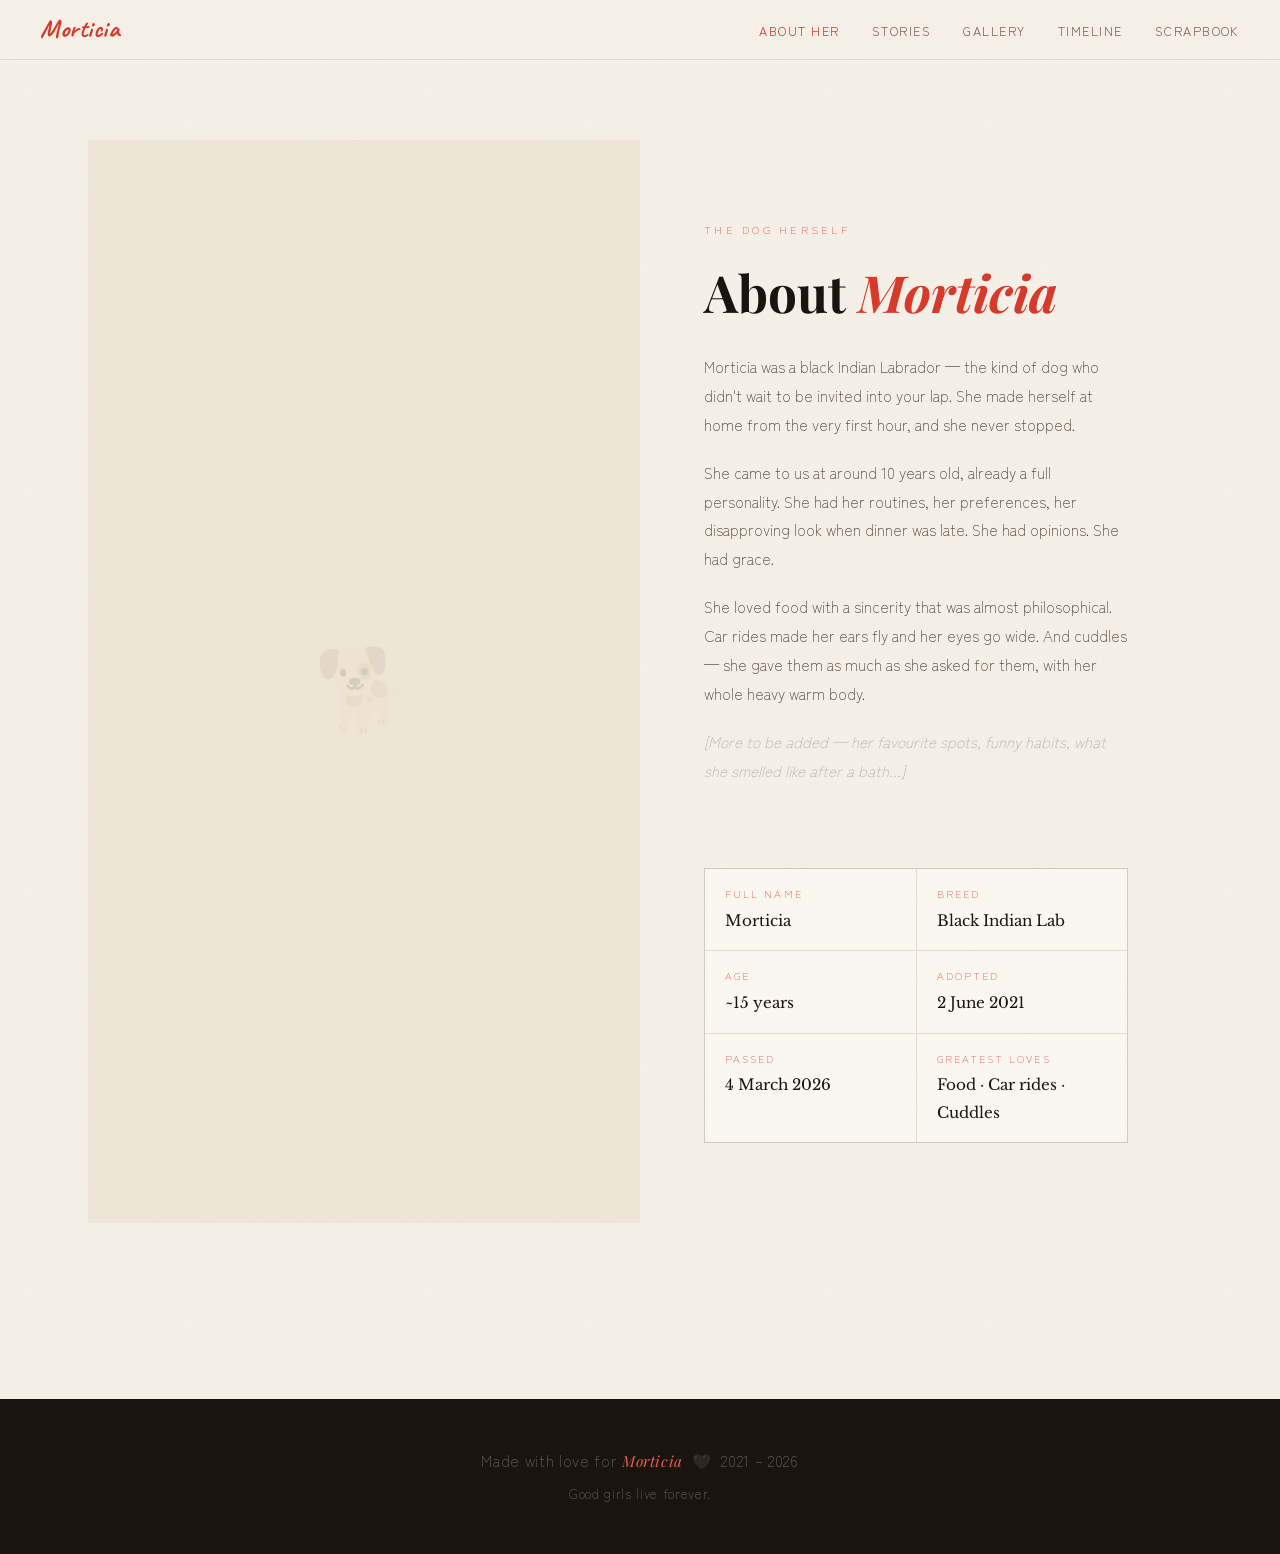
<file: about.html>
<!DOCTYPE html>
<html lang="en">
<head>
  <meta charset="UTF-8" />
  <meta name="viewport" content="width=device-width, initial-scale=1.0" />
  <title>About Morticia</title>
  <link rel="stylesheet" href="css/style.css" />
</head>
<body>
<nav>
  <a href="index.html" class="nav-logo"><em>Morticia</em></a>
  <ul class="nav-links">
    <li><a href="about.html">About Her</a></li>
    <li><a href="stories.html">Stories</a></li>
    <li><a href="gallery.html">Gallery</a></li>
    <li><a href="timeline.html">Timeline</a></li>
    <li><a href="scrapbook.html">Scrapbook</a></li>
  </ul>
</nav>

<div class="about-page">
  <div class="about-editorial fade-in" style="margin-bottom: 5rem;">
    <div class="about-photo-side">
      <!-- <img src="assets/photos/morticia-about.jpg" alt="Morticia" /> -->
      <div class="about-photo-placeholder">🐕</div>
    </div>
    <div class="about-text-side">
      <div class="about-overline">The dog herself</div>
      <h1 class="about-heading">About <em>Morticia</em></h1>
      <div class="about-body">
        <p>Morticia was a black Indian Labrador — the kind of dog who didn't wait to be invited into your lap. She made herself at home from the very first hour, and she never stopped.</p>
        <p>She came to us at around 10 years old, already a full personality. She had her routines, her preferences, her disapproving look when dinner was late. She had opinions. She had grace.</p>
        <p>She loved food with a sincerity that was almost philosophical. Car rides made her ears fly and her eyes go wide. And cuddles — she gave them as much as she asked for them, with her whole heavy warm body.</p>
        <p style="color:var(--ink-faint); font-style:italic;">[More to be added — her favourite spots, funny habits, what she smelled like after a bath...]</p>
      </div>
      <div class="fact-row">
        <div class="fact-cell"><div class="fact-cell-label">Full name</div><div class="fact-cell-value">Morticia</div></div>
        <div class="fact-cell"><div class="fact-cell-label">Breed</div><div class="fact-cell-value">Black Indian Lab</div></div>
        <div class="fact-cell"><div class="fact-cell-label">Age</div><div class="fact-cell-value">~15 years</div></div>
        <div class="fact-cell"><div class="fact-cell-label">Adopted</div><div class="fact-cell-value">2 June 2021</div></div>
        <div class="fact-cell"><div class="fact-cell-label">Passed</div><div class="fact-cell-value">4 March 2026</div></div>
        <div class="fact-cell"><div class="fact-cell-label">Greatest loves</div><div class="fact-cell-value">Food · Car rides · Cuddles</div></div>
      </div>
    </div>
  </div>
</div>

<footer>
  <p style="font-size:0.95rem; margin-bottom:0.4rem;">Made with love for <strong>Morticia</strong> &nbsp;🖤&nbsp; 2021 – 2026</p>
  <p>Good girls live forever.</p>
</footer>
<script src="js/main.js"></script>
</body>
</html>
</file>
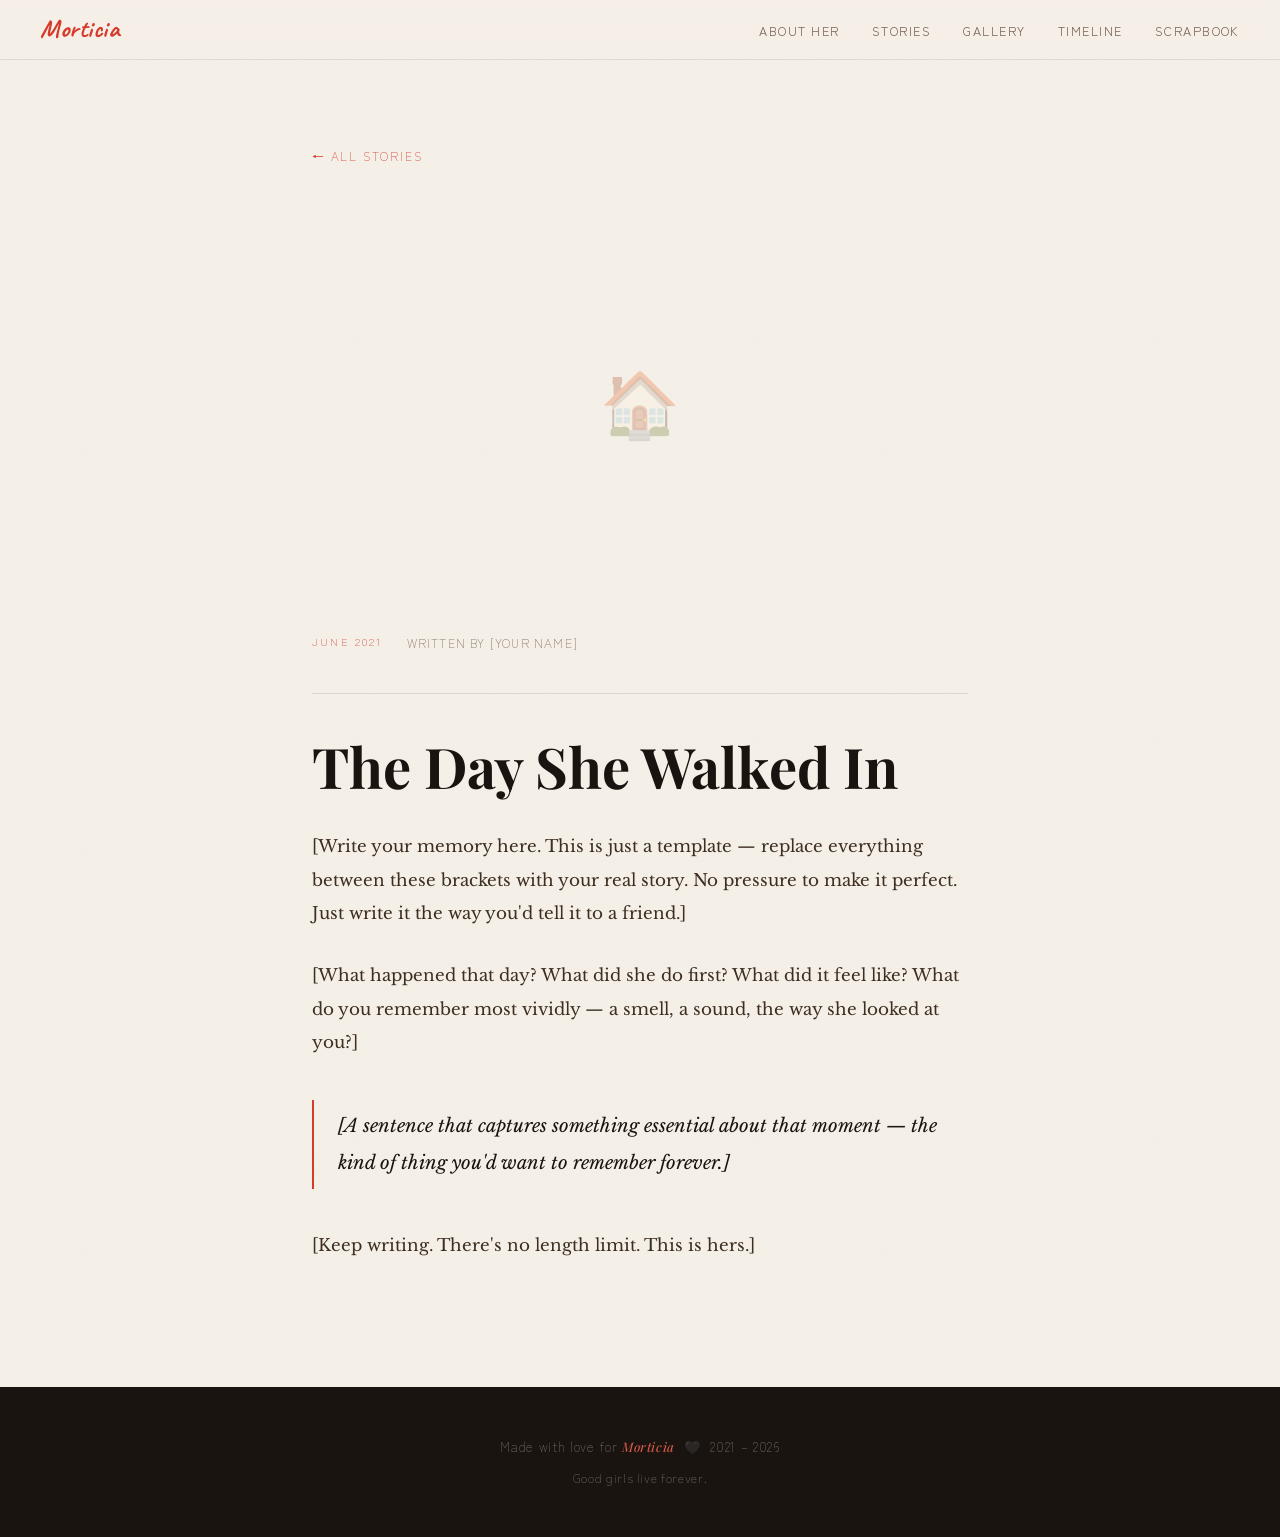
<file: first-day.html>
<!DOCTYPE html>
<html lang="en">
<head>
  <meta charset="UTF-8" />
  <meta name="viewport" content="width=device-width, initial-scale=1.0" />
  <title>The Day She Walked In — Morticia</title>
  <link rel="stylesheet" href="../css/style.css" />
</head>
<body>

<nav>
  <a href="../index.html" class="nav-logo"><em>Morticia</em></a>
  <ul class="nav-links">
    <li><a href="../about.html">About Her</a></li>
    <li><a href="../stories.html">Stories</a></li>
    <li><a href="../gallery.html">Gallery</a></li>
    <li><a href="../timeline.html">Timeline</a></li>
    <li><a href="../scrapbook.html">Scrapbook</a></li>
  </ul>
</nav>

<article class="story-page">

  <a href="../stories.html" class="story-back">← All stories</a>

  <!-- Replace with a real photo -->
  <div class="story-hero-img" style="background:var(--card); display:flex; align-items:center; justify-content:center; font-size:4rem; opacity:0.3;">
    🏠
  </div>
  <!-- <img src="../assets/photos/first-day.jpg" alt="First day home" class="story-hero-img" /> -->

  <div class="story-meta">
    <span class="story-card-date">June 2021</span>
    <span class="story-author">Written by [Your name]</span>
  </div>

  <h1 class="story-title-page">The Day She Walked In</h1>

  <div class="story-body">

    <p>
      [Write your memory here. This is just a template — replace everything between these brackets with your real story. No pressure to make it perfect. Just write it the way you'd tell it to a friend.]
    </p>

    <p>
      [What happened that day? What did she do first? What did it feel like? What do you remember most vividly — a smell, a sound, the way she looked at you?]
    </p>

    <blockquote>
      [A sentence that captures something essential about that moment — the kind of thing you'd want to remember forever.]
    </blockquote>

    <p>
      [Keep writing. There's no length limit. This is hers.]
    </p>

  </div>

</article>

<footer>
  <p>Made with love for <strong>Morticia</strong> &nbsp;🖤&nbsp; 2021 – 2026</p>
  <p style="margin-top:0.5rem; font-size:0.78rem;">Good girls live forever.</p>
</footer>

<script src="../js/main.js"></script>
</body>
</html>
</file>
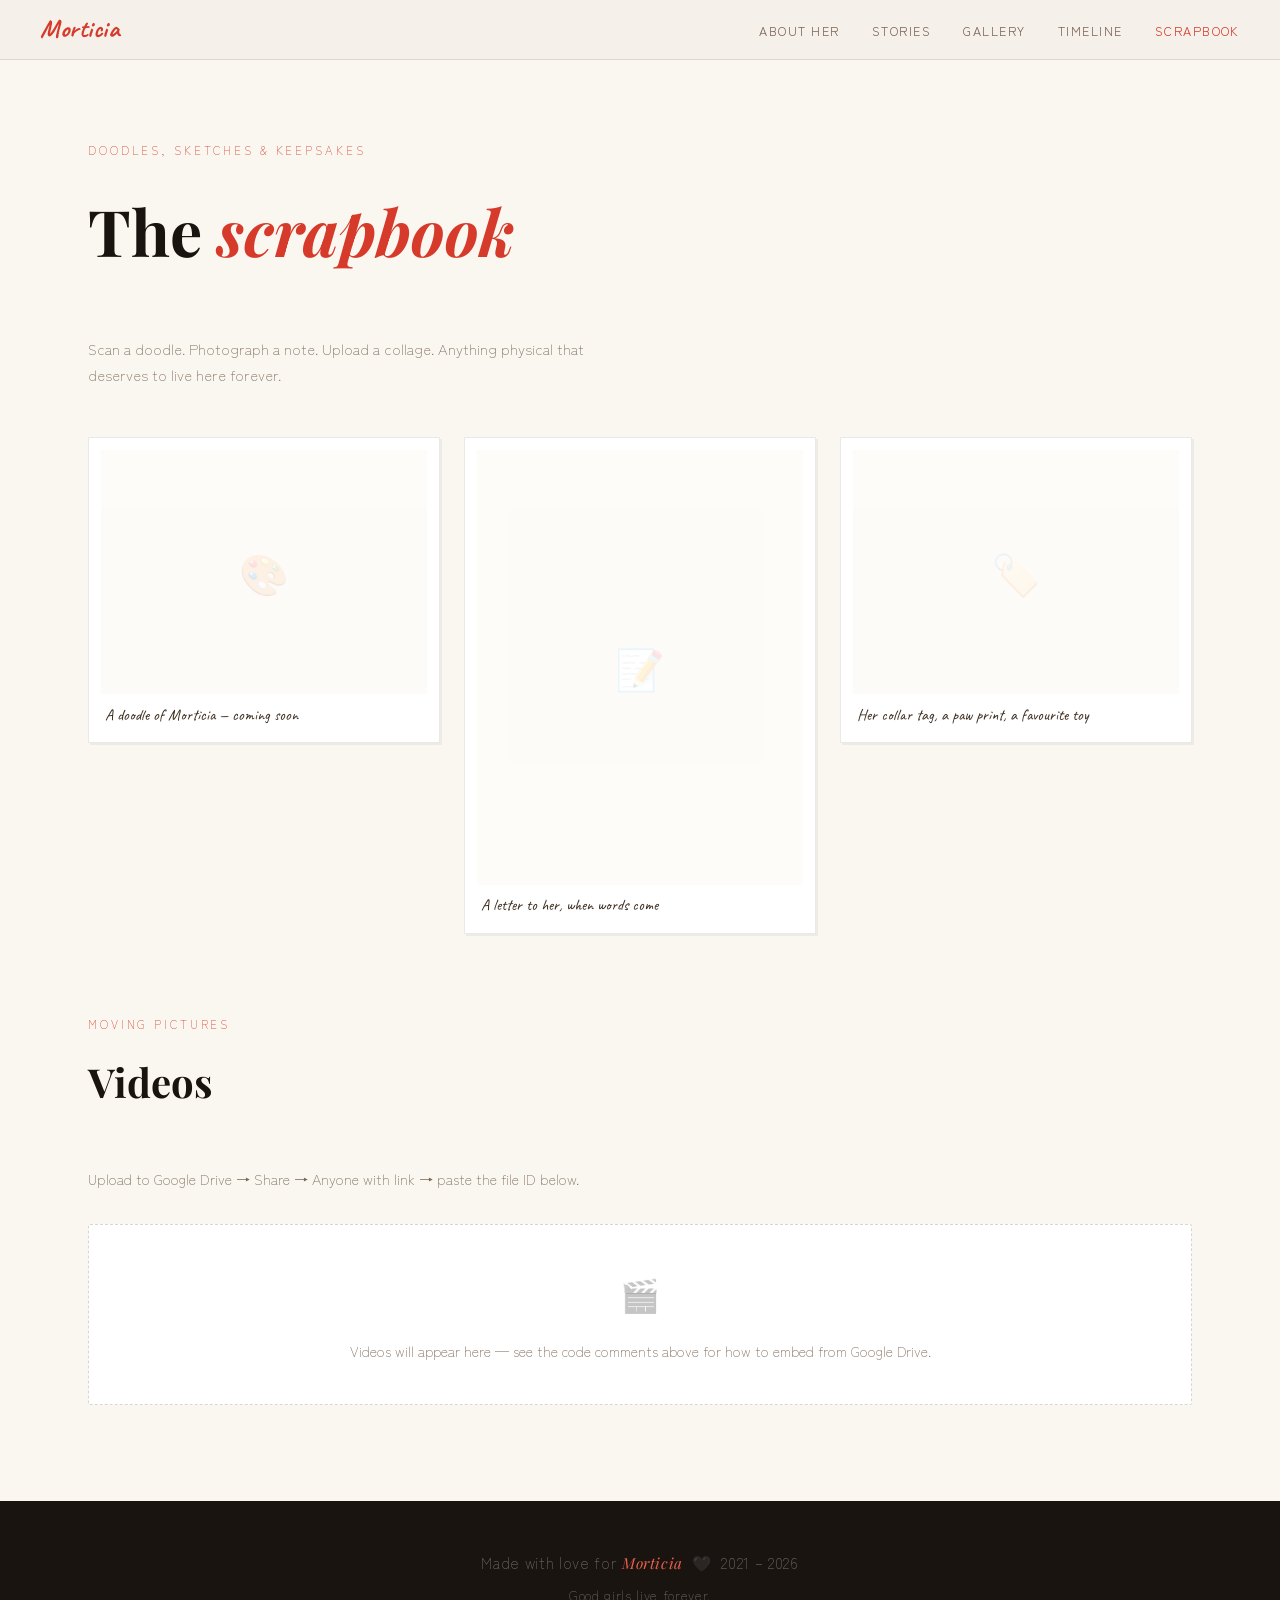
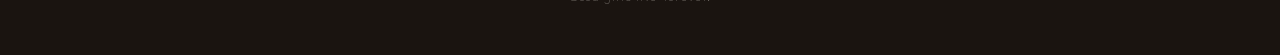
<file: scrapbook.html>
<!DOCTYPE html>
<html lang="en">
<head>
  <meta charset="UTF-8" />
  <meta name="viewport" content="width=device-width, initial-scale=1.0" />
  <title>Scrapbook — Morticia</title>
  <link rel="stylesheet" href="css/style.css" />
</head>
<body>
<nav>
  <a href="index.html" class="nav-logo"><em>Morticia</em></a>
  <ul class="nav-links">
    <li><a href="about.html">About Her</a></li>
    <li><a href="stories.html">Stories</a></li>
    <li><a href="gallery.html">Gallery</a></li>
    <li><a href="timeline.html">Timeline</a></li>
    <li><a href="scrapbook.html">Scrapbook</a></li>
  </ul>
</nav>

<section class="scrapbook-section" style="padding-top: calc(var(--nav-h) + 5rem);">
  <div class="scrapbook-inner">
    <div style="font-size:0.72rem; letter-spacing:0.25em; text-transform:uppercase; color:var(--red); margin-bottom:0.75rem;">Doodles, sketches & keepsakes</div>
    <h1 class="scrapbook-heading">The <em>scrapbook</em></h1>
    <p style="color:var(--ink-soft); max-width:500px; margin-bottom:3rem; font-size:0.92rem;">Scan a doodle. Photograph a note. Upload a collage. Anything physical that deserves to live here forever.</p>

    <div class="scrapbook-masonry">

      <!--
      ADD SCRAPBOOK ITEMS — copy this block:
      <div class="scrapbook-item fade-in">
        <img src="assets/doodles/YOUR-FILE.jpg" alt="Description" />
        <div class="scrapbook-caption">Your handwritten caption</div>
      </div>
      -->

      <div class="scrapbook-item fade-in">
        <div class="scrapbook-item-placeholder">🎨</div>
        <div class="scrapbook-caption">A doodle of Morticia — coming soon</div>
      </div>

      <div class="scrapbook-item fade-in">
        <div class="scrapbook-item-placeholder" style="aspect-ratio:3/4;">📝</div>
        <div class="scrapbook-caption">A letter to her, when words come</div>
      </div>

      <div class="scrapbook-item fade-in">
        <div class="scrapbook-item-placeholder">🏷️</div>
        <div class="scrapbook-caption">Her collar tag, a paw print, a favourite toy</div>
      </div>

    </div>

    <!-- VIDEO SECTION -->
    <div style="margin-top: 5rem;">
      <div style="font-size:0.72rem; letter-spacing:0.25em; text-transform:uppercase; color:var(--red); margin-bottom:0.75rem;">Moving pictures</div>
      <h2 class="scrapbook-heading" style="font-size:2.5rem;">Videos</h2>
      <p style="color:var(--ink-soft); font-size:0.9rem; margin-bottom:2rem;">Upload to Google Drive → Share → Anyone with link → paste the file ID below.</p>

      <!--
      EMBED A VIDEO:
      <div style="position:relative; padding-bottom:56.25%; height:0; overflow:hidden; margin-bottom:2rem;">
        <iframe src="https://drive.google.com/file/d/YOUR-FILE-ID/preview"
          style="position:absolute;top:0;left:0;width:100%;height:100%;border:0;" allow="autoplay"></iframe>
      </div>
      -->

      <div class="upload-cta">
        <div class="icon">🎬</div>
        <p>Videos will appear here — see the code comments above for how to embed from Google Drive.</p>
      </div>
    </div>

  </div>
</section>

<footer>
  <p style="font-size:0.95rem; margin-bottom:0.4rem;">Made with love for <strong>Morticia</strong> &nbsp;🖤&nbsp; 2021 – 2026</p>
  <p>Good girls live forever.</p>
</footer>
<script src="js/main.js"></script>
</body>
</html>
</file>
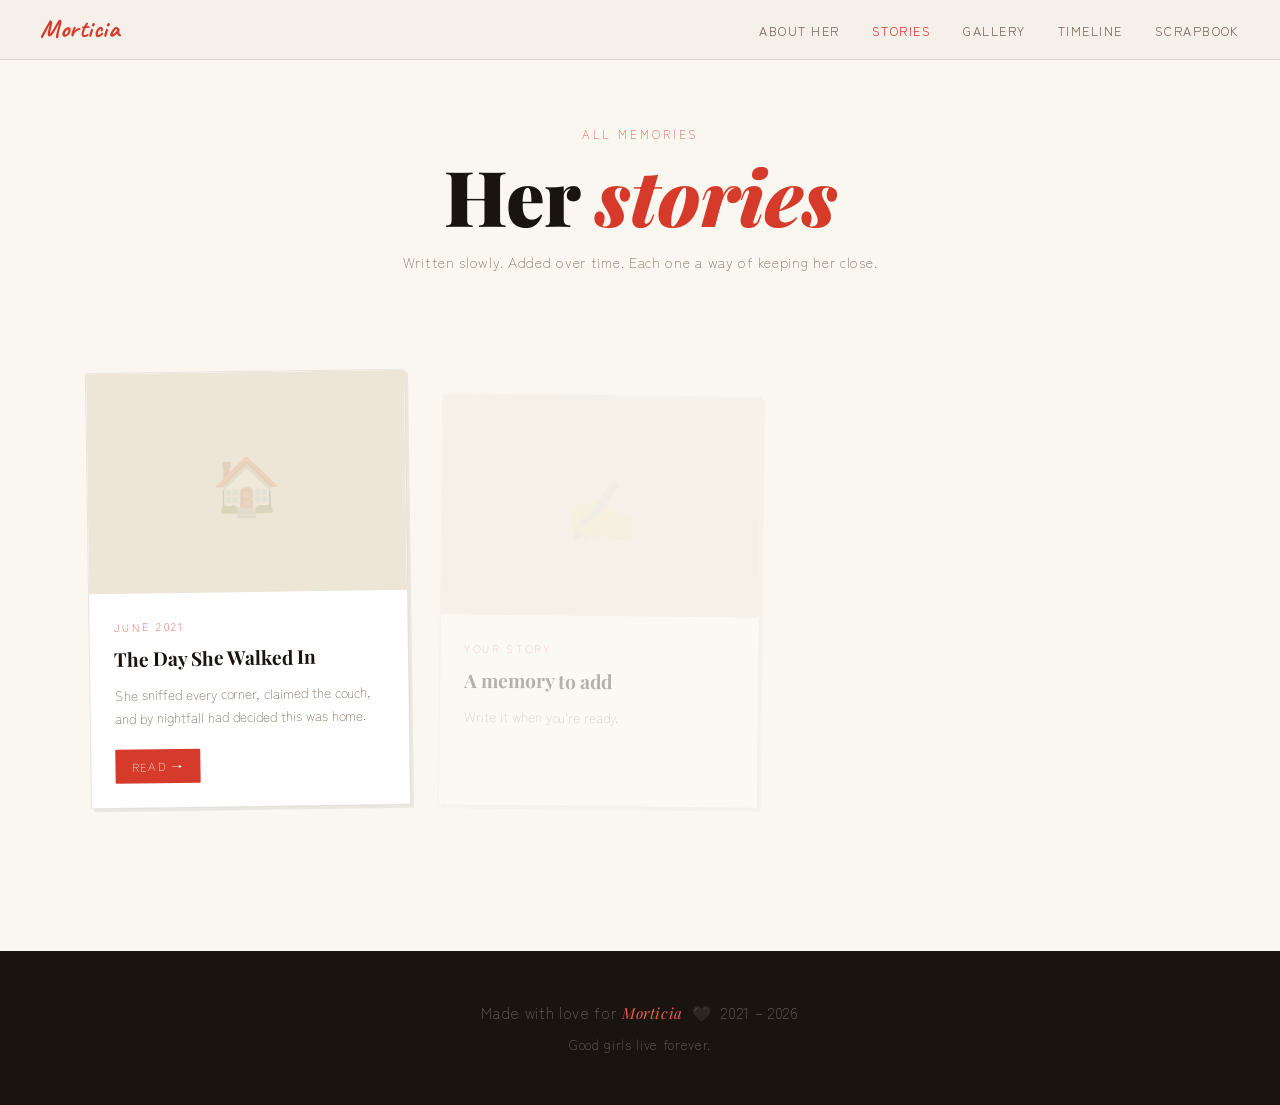
<file: stories.html>
<!DOCTYPE html>
<html lang="en">
<head>
  <meta charset="UTF-8" />
  <meta name="viewport" content="width=device-width, initial-scale=1.0" />
  <title>Stories — Morticia</title>
  <link rel="stylesheet" href="css/style.css" />
</head>
<body>
<nav>
  <a href="index.html" class="nav-logo"><em>Morticia</em></a>
  <ul class="nav-links">
    <li><a href="about.html">About Her</a></li>
    <li><a href="stories.html">Stories</a></li>
    <li><a href="gallery.html">Gallery</a></li>
    <li><a href="timeline.html">Timeline</a></li>
    <li><a href="scrapbook.html">Scrapbook</a></li>
  </ul>
</nav>

<section class="stories-section" style="min-height:100vh; padding-top: calc(var(--nav-h) + 4rem);">
  <div class="stories-header">
    <div style="font-size:0.72rem; letter-spacing:0.25em; text-transform:uppercase; color:var(--red); margin-bottom:0.75rem;">All memories</div>
    <h1 class="stories-big-heading">Her <em>stories</em></h1>
    <p class="stories-sub">Written slowly. Added over time. Each one a way of keeping her close.</p>
  </div>

  <div class="stories-cards">
    <a href="stories/first-day.html" class="story-card">
      <div class="story-card-img">
        <!-- <img src="assets/photos/first-day.jpg" alt="First day" /> -->
        <div class="story-card-img-placeholder">🏠</div>
      </div>
      <div class="story-card-body">
        <div class="story-card-date">June 2021</div>
        <div class="story-card-title">The Day She Walked In</div>
        <div class="story-card-excerpt">She sniffed every corner, claimed the couch, and by nightfall had decided this was home.</div>
        <span class="story-card-cta">Read →</span>
      </div>
    </a>

    <!--
    TO ADD A STORY — copy this block and fill in:
    <a href="stories/YOUR-FILE.html" class="story-card">
      <div class="story-card-img">
        <img src="assets/photos/YOUR-PHOTO.jpg" alt="..." />
      </div>
      <div class="story-card-body">
        <div class="story-card-date">Month Year</div>
        <div class="story-card-title">Story Title</div>
        <div class="story-card-excerpt">A sentence or two.</div>
        <span class="story-card-cta">Read →</span>
      </div>
    </a>
    -->

    <div class="story-card" style="opacity:0.3; pointer-events:none;">
      <div class="story-card-img"><div class="story-card-img-placeholder">✍️</div></div>
      <div class="story-card-body">
        <div class="story-card-date">Your story</div>
        <div class="story-card-title">A memory to add</div>
        <div class="story-card-excerpt">Write it when you're ready.</div>
      </div>
    </div>
  </div>
</section>

<footer>
  <p style="font-size:0.95rem; margin-bottom:0.4rem;">Made with love for <strong>Morticia</strong> &nbsp;🖤&nbsp; 2021 – 2026</p>
  <p>Good girls live forever.</p>
</footer>
<script src="js/main.js"></script>
</body>
</html>
</file>
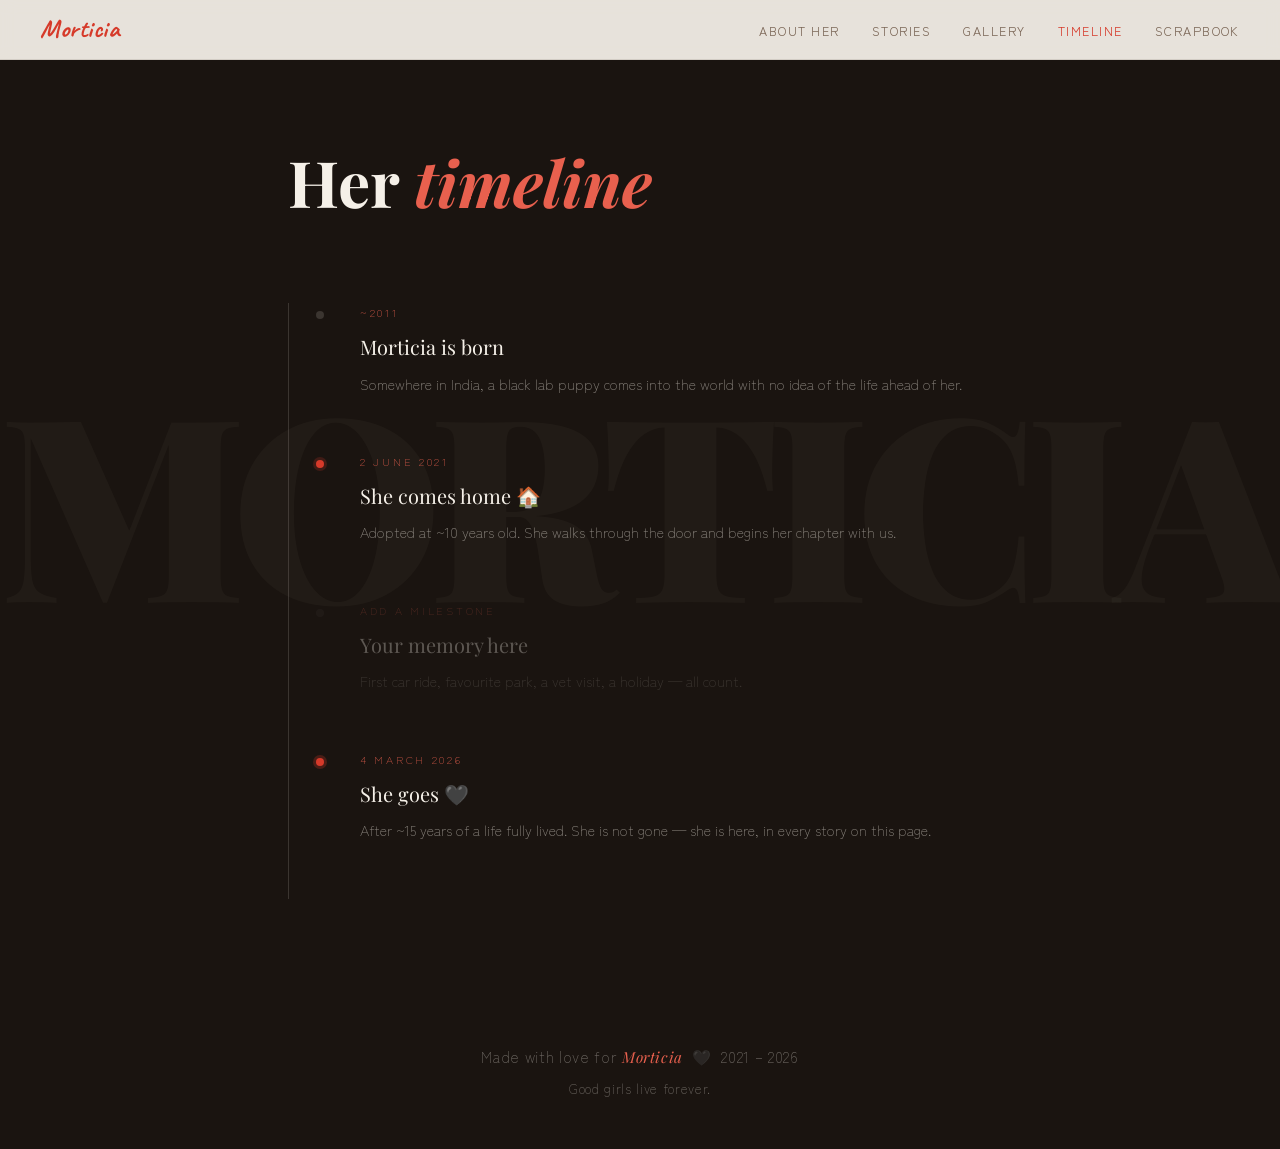
<file: timeline.html>
<!DOCTYPE html>
<html lang="en">
<head>
  <meta charset="UTF-8" />
  <meta name="viewport" content="width=device-width, initial-scale=1.0" />
  <title>Timeline — Morticia</title>
  <link rel="stylesheet" href="css/style.css" />
</head>
<body>
<nav>
  <a href="index.html" class="nav-logo"><em>Morticia</em></a>
  <ul class="nav-links">
    <li><a href="about.html">About Her</a></li>
    <li><a href="stories.html">Stories</a></li>
    <li><a href="gallery.html">Gallery</a></li>
    <li><a href="timeline.html">Timeline</a></li>
    <li><a href="scrapbook.html">Scrapbook</a></li>
  </ul>
</nav>

<section class="timeline-section" style="min-height: 100vh; padding-top: calc(var(--nav-h) + 4rem);">
  <div class="timeline-inner">
    <h1 class="timeline-heading">Her <em>timeline</em></h1>
    <div class="timeline">

      <div class="timeline-item fade-in">
        <div class="timeline-dot" style="background:rgba(245,240,232,0.15); box-shadow:none;"></div>
        <div class="timeline-year">~2011</div>
        <div class="timeline-event">Morticia is born</div>
        <div class="timeline-desc">Somewhere in India, a black lab puppy comes into the world with no idea of the life ahead of her.</div>
      </div>

      <div class="timeline-item fade-in">
        <div class="timeline-dot"></div>
        <div class="timeline-year">2 June 2021</div>
        <div class="timeline-event">She comes home 🏠</div>
        <div class="timeline-desc">Adopted at ~10 years old. She walks through the door and begins her chapter with us.</div>
      </div>

      <!--
      ADD MORE MILESTONES — copy this block:
      <div class="timeline-item fade-in">
        <div class="timeline-dot"></div>
        <div class="timeline-year">Month Year</div>
        <div class="timeline-event">Event name</div>
        <div class="timeline-desc">A sentence about this moment.</div>
      </div>
      -->

      <div class="timeline-item fade-in" style="opacity:0.3;">
        <div class="timeline-dot" style="background:rgba(245,240,232,0.1); box-shadow:none;"></div>
        <div class="timeline-year">Add a milestone</div>
        <div class="timeline-event">Your memory here</div>
        <div class="timeline-desc">First car ride, favourite park, a vet visit, a holiday — all count.</div>
      </div>

      <div class="timeline-item fade-in">
        <div class="timeline-dot" style="background:#d63a2a; box-shadow: 0 0 0 3px rgba(214,58,42,0.25);"></div>
        <div class="timeline-year">4 March 2026</div>
        <div class="timeline-event">She goes 🖤</div>
        <div class="timeline-desc">After ~15 years of a life fully lived. She is not gone — she is here, in every story on this page.</div>
      </div>

    </div>
  </div>
</section>

<footer>
  <p style="font-size:0.95rem; margin-bottom:0.4rem;">Made with love for <strong>Morticia</strong> &nbsp;🖤&nbsp; 2021 – 2026</p>
  <p>Good girls live forever.</p>
</footer>
<script src="js/main.js"></script>
</body>
</html>
</file>
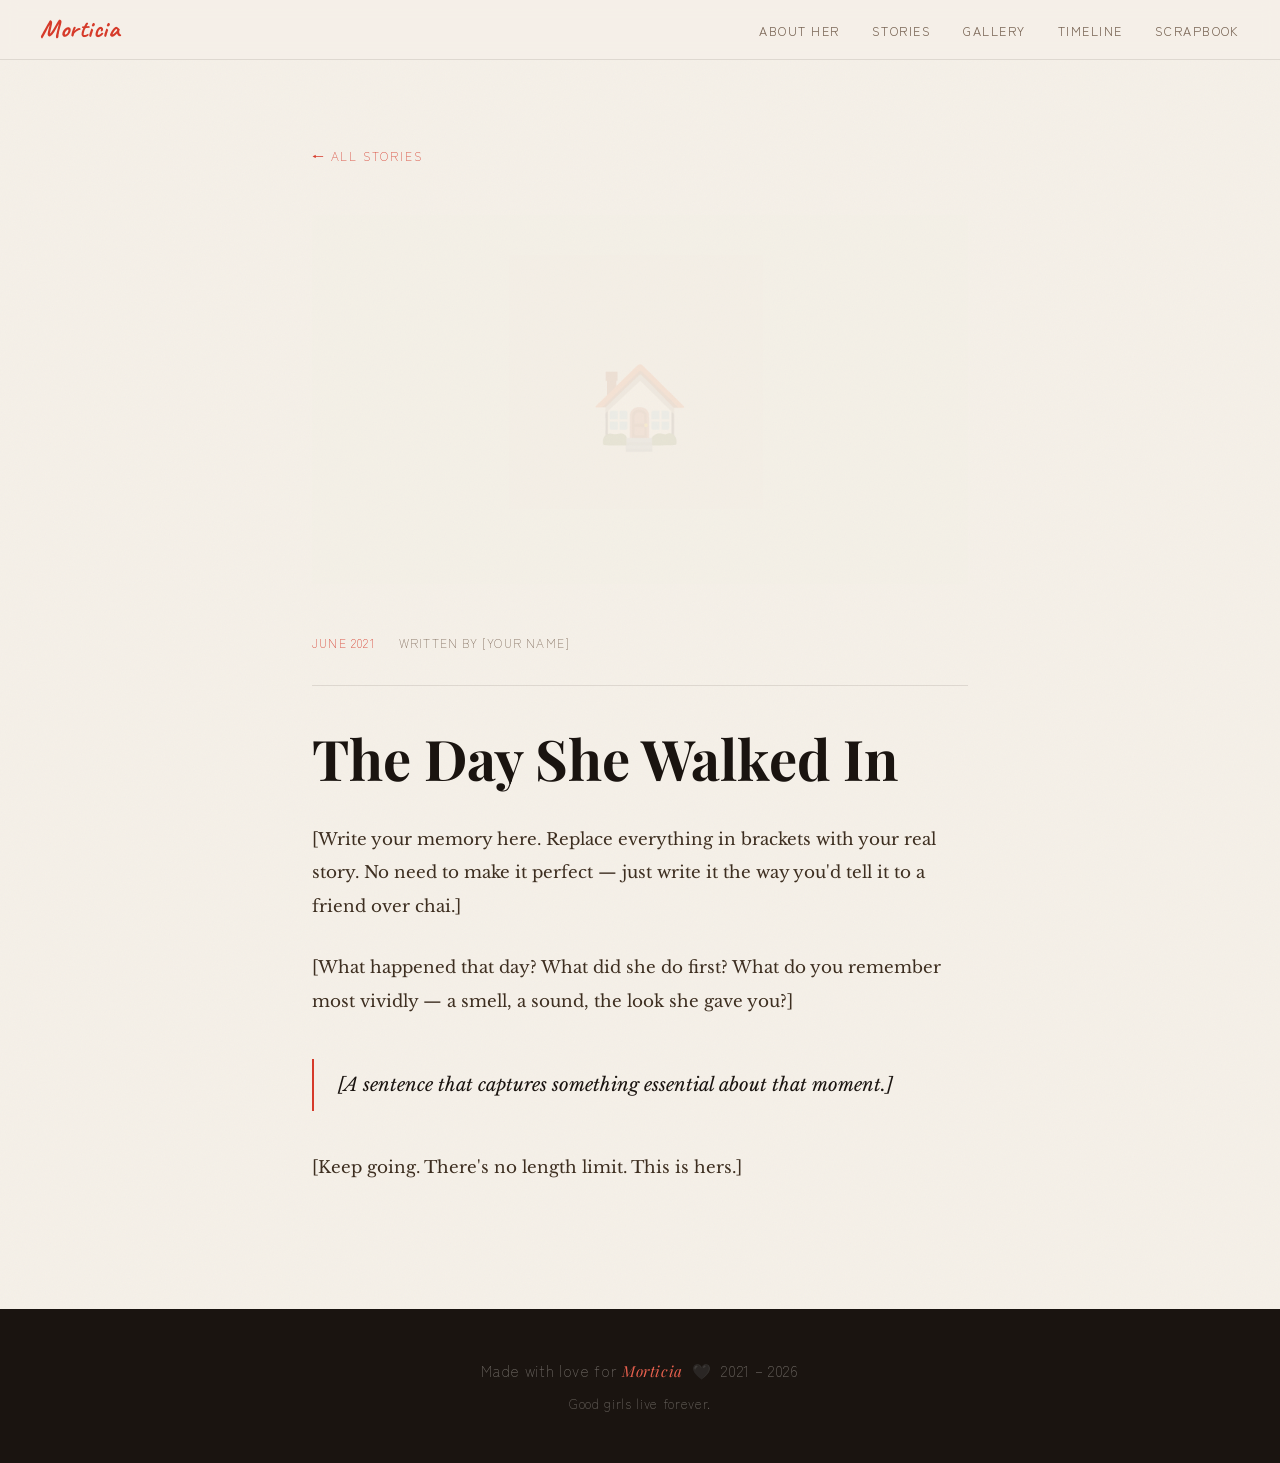
<file: stories/first-day.html>
<!DOCTYPE html>
<html lang="en">
<head>
  <meta charset="UTF-8" />
  <meta name="viewport" content="width=device-width, initial-scale=1.0" />
  <title>The Day She Walked In — Morticia</title>
  <link rel="stylesheet" href="../css/style.css" />
</head>
<body>
<nav>
  <a href="../index.html" class="nav-logo"><em>Morticia</em></a>
  <ul class="nav-links">
    <li><a href="../about.html">About Her</a></li>
    <li><a href="../stories.html">Stories</a></li>
    <li><a href="../gallery.html">Gallery</a></li>
    <li><a href="../timeline.html">Timeline</a></li>
    <li><a href="../scrapbook.html">Scrapbook</a></li>
  </ul>
</nav>

<article class="story-page">
  <a href="../stories.html" class="story-back">← All stories</a>

  <!-- <img src="../assets/photos/first-day.jpg" alt="First day home" class="story-hero-img" /> -->
  <div class="story-hero-img" style="display:flex; align-items:center; justify-content:center; font-size:5rem; opacity:0.1;">🏠</div>

  <div class="story-meta">
    <span class="date">June 2021</span>
    <span>Written by [Your name]</span>
  </div>

  <h1 class="story-title-page">The Day She Walked In</h1>

  <div class="story-body">
    <p>[Write your memory here. Replace everything in brackets with your real story. No need to make it perfect — just write it the way you'd tell it to a friend over chai.]</p>
    <p>[What happened that day? What did she do first? What do you remember most vividly — a smell, a sound, the look she gave you?]</p>
    <blockquote>[A sentence that captures something essential about that moment.]</blockquote>
    <p>[Keep going. There's no length limit. This is hers.]</p>
  </div>
</article>

<footer>
  <p style="font-size:0.95rem; margin-bottom:0.4rem;">Made with love for <strong>Morticia</strong> &nbsp;🖤&nbsp; 2021 – 2026</p>
  <p>Good girls live forever.</p>
</footer>
<script src="../js/main.js"></script>
</body>
</html>
</file>
<file: css/style.css>
@import url('https://fonts.googleapis.com/css2?family=Playfair+Display:ital,wght@0,400;0,700;0,900;1,400;1,700&family=Zen+Kaku+Gothic+New:wght@300;400;700&family=Caveat:wght@400;600;700&family=Libre+Baskerville:ital,wght@0,400;0,700;1,400&display=swap');

:root {
  --paper:      #f5f0e8;
  --paper-dark: #ede6d6;
  --paper-warm: #faf7f0;
  --white:      #ffffff;
  --ink:        #1a1410;
  --ink-mid:    #3d2e20;
  --ink-soft:   #7a6555;
  --ink-faint:  rgba(61,46,32,0.35);
  --red:        #d63a2a;
  --red-light:  #e8604e;
  --red-pale:   #fcecea;
  --nav-h:      60px;
}

*, *::before, *::after { box-sizing: border-box; margin: 0; padding: 0; }
html { scroll-behavior: smooth; }

body {
  background: var(--paper);
  color: var(--ink);
  font-family: 'Zen Kaku Gothic New', sans-serif;
  font-weight: 300;
  line-height: 1.8;
  overflow-x: hidden;
  /* paper texture via CSS */
  background-image:
    url("data:image/svg+xml,%3Csvg xmlns='http://www.w3.org/2000/svg' width='400' height='400'%3E%3Cfilter id='n'%3E%3CfeTurbulence type='fractalNoise' baseFrequency='0.75' numOctaves='4' stitchTiles='stitch'/%3E%3C/filter%3E%3Crect width='400' height='400' filter='url(%23n)' opacity='0.03'/%3E%3C/svg%3E");
}

/* ── NAV ── */
nav {
  position: fixed; top: 0; left: 0; right: 0; z-index: 200;
  height: var(--nav-h);
  background: rgba(245,240,232,0.94);
  backdrop-filter: blur(8px);
  border-bottom: 1px solid rgba(61,46,32,0.12);
  display: flex; align-items: center; justify-content: space-between;
  padding: 0 2.5rem;
}

.nav-logo {
  font-family: 'Caveat', cursive;
  font-size: 1.6rem;
  font-weight: 700;
  color: var(--ink);
  text-decoration: none;
  letter-spacing: 0.02em;
}

.nav-logo em { color: var(--red); font-style: normal; }

.nav-links { display: flex; gap: 2rem; list-style: none; align-items: center; }

.nav-links a {
  color: var(--ink-soft);
  text-decoration: none;
  font-size: 0.78rem;
  letter-spacing: 0.12em;
  text-transform: uppercase;
  font-weight: 400;
  transition: color 0.2s;
}

.nav-links a:hover, .nav-links a.active { color: var(--red); }

/* ── HERO ── */
.hero {
  min-height: 100vh;
  padding-top: var(--nav-h);
  position: relative;
  display: grid;
  grid-template-columns: 1fr 1fr;
  overflow: hidden;
}

.hero-left {
  display: flex;
  flex-direction: column;
  justify-content: center;
  padding: 5rem 3rem 5rem 4rem;
  position: relative;
  z-index: 2;
}

.hero-eyebrow {
  font-family: 'Caveat', cursive;
  font-size: 1rem;
  color: var(--red);
  letter-spacing: 0.08em;
  margin-bottom: 1.5rem;
  display: flex;
  align-items: center;
  gap: 0.75rem;
}

.hero-eyebrow::before {
  content: '';
  display: block;
  width: 30px;
  height: 1px;
  background: var(--red);
}

.hero-name {
  font-family: 'Playfair Display', serif;
  font-size: clamp(4rem, 7vw, 7rem);
  font-weight: 900;
  line-height: 0.95;
  color: var(--ink);
  margin-bottom: 1.5rem;
  letter-spacing: -0.02em;
}

.hero-name em {
  display: block;
  font-style: italic;
  color: var(--red);
}

.hero-dates {
  font-size: 0.78rem;
  letter-spacing: 0.25em;
  text-transform: uppercase;
  color: var(--ink-soft);
  margin-bottom: 2rem;
  border-left: 2px solid var(--red);
  padding-left: 0.75rem;
}

.hero-tagline {
  font-family: 'Libre Baskerville', serif;
  font-style: italic;
  font-size: 1.05rem;
  color: var(--ink-mid);
  line-height: 1.7;
  max-width: 340px;
  margin-bottom: 2.5rem;
}

.hero-traits {
  display: flex;
  flex-wrap: wrap;
  gap: 0.5rem;
}

.trait-pill {
  background: var(--white);
  border: 1px solid rgba(61,46,32,0.2);
  color: var(--ink-mid);
  padding: 0.3rem 0.9rem;
  border-radius: 2px;
  font-size: 0.78rem;
  letter-spacing: 0.06em;
}

.hero-right {
  position: relative;
  overflow: hidden;
}

.hero-right::before {
  content: '';
  position: absolute;
  inset: 0;
  background: var(--paper-dark);
  z-index: 0;
}

.hero-photo {
  position: absolute;
  inset: 0;
  width: 100%; height: 100%;
  object-fit: cover;
  z-index: 1;
}

.hero-photo-placeholder {
  position: absolute;
  inset: 0;
  z-index: 1;
  display: flex;
  flex-direction: column;
  align-items: center;
  justify-content: center;
  font-size: 6rem;
  opacity: 0.12;
  color: var(--ink);
}

.hero-photo-placeholder p {
  font-size: 0.8rem;
  letter-spacing: 0.1em;
  text-transform: uppercase;
  margin-top: 1rem;
  color: var(--ink-soft);
}

/* torn paper bottom edge */
.hero-right::after {
  content: '';
  position: absolute;
  bottom: -2px; left: 0; right: 0;
  height: 40px;
  background: var(--paper);
  clip-path: polygon(0% 60%, 3% 20%, 6% 70%, 10% 30%, 14% 80%, 18% 40%, 22% 85%, 26% 45%, 30% 90%, 34% 50%, 38% 95%, 42% 55%, 46% 100%, 50% 60%, 54% 100%, 58% 55%, 62% 95%, 66% 50%, 70% 90%, 74% 45%, 78% 85%, 82% 40%, 86% 80%, 90% 30%, 94% 70%, 97% 20%, 100% 60%, 100% 100%, 0% 100%);
  z-index: 10;
}

/* floating doodle paws */
.doodle {
  position: absolute;
  font-size: 2rem;
  opacity: 0.18;
  pointer-events: none;
  animation: drift 6s ease-in-out infinite;
}

@keyframes drift {
  0%, 100% { transform: translateY(0) rotate(0deg); }
  33% { transform: translateY(-12px) rotate(5deg); }
  66% { transform: translateY(6px) rotate(-3deg); }
}

/* ── SECTION BASE ── */
.section { padding: 6rem 0; }
.section-inner { max-width: 1200px; margin: 0 auto; padding: 0 3rem; }

.section-label-vertical {
  writing-mode: vertical-rl;
  text-orientation: mixed;
  font-size: 0.68rem;
  letter-spacing: 0.25em;
  text-transform: uppercase;
  color: var(--red);
  position: absolute;
  left: 1.5rem;
  top: 50%;
  transform: translateY(-50%) rotate(180deg);
}

/* ── DIVIDER ── */
.divider {
  height: 1px;
  background: linear-gradient(90deg, transparent, rgba(61,46,32,0.15), transparent);
  margin: 0 3rem;
}

/* ── ABOUT — editorial split ── */
.about-editorial {
  display: grid;
  grid-template-columns: 1fr 1fr;
  min-height: 80vh;
  position: relative;
}

.about-photo-side {
  position: relative;
  overflow: hidden;
  background: var(--paper-dark);
  min-height: 500px;
}

.about-photo-side img {
  width: 100%; height: 100%;
  object-fit: cover;
  display: block;
}

.about-photo-placeholder {
  width: 100%; height: 100%;
  min-height: 500px;
  display: flex; align-items: center; justify-content: center;
  font-size: 5rem;
  opacity: 0.1;
}

.about-text-side {
  padding: 5rem 4rem;
  display: flex;
  flex-direction: column;
  justify-content: center;
  position: relative;
}

.about-overline {
  font-size: 0.68rem;
  letter-spacing: 0.3em;
  text-transform: uppercase;
  color: var(--red);
  margin-bottom: 1.5rem;
}

.about-heading {
  font-family: 'Playfair Display', serif;
  font-size: clamp(2.5rem, 4vw, 3.5rem);
  font-weight: 700;
  line-height: 1.1;
  color: var(--ink);
  margin-bottom: 2rem;
}

.about-heading em { font-style: italic; color: var(--red); }

.about-body {
  font-size: 0.95rem;
  color: var(--ink-mid);
  line-height: 1.9;
  margin-bottom: 2rem;
}

.about-body p { margin-bottom: 1.2rem; }

.fact-row {
  display: grid;
  grid-template-columns: 1fr 1fr;
  gap: 1px;
  background: rgba(61,46,32,0.1);
  border: 1px solid rgba(61,46,32,0.1);
  margin-top: 2rem;
}

.fact-cell {
  background: var(--paper-warm);
  padding: 1rem 1.25rem;
}

.fact-cell-label {
  font-size: 0.65rem;
  letter-spacing: 0.2em;
  text-transform: uppercase;
  color: var(--red);
  margin-bottom: 0.2rem;
}

.fact-cell-value {
  font-family: 'Libre Baskerville', serif;
  font-size: 0.95rem;
  color: var(--ink);
}

/* ── STORIES — tilted cards ── */
.stories-section {
  background: var(--paper-warm);
  padding: 6rem 0;
  position: relative;
}

.stories-header {
  text-align: center;
  margin-bottom: 4rem;
  position: relative;
}

.stories-big-heading {
  font-family: 'Playfair Display', serif;
  font-size: clamp(3rem, 6vw, 5rem);
  font-weight: 900;
  color: var(--ink);
  line-height: 1;
}

.stories-big-heading em {
  font-style: italic;
  color: var(--red);
}

.stories-sub {
  color: var(--ink-soft);
  font-size: 0.88rem;
  margin-top: 1rem;
  letter-spacing: 0.05em;
}

.stories-cards {
  display: flex;
  gap: 2rem;
  padding: 2rem 3rem 3rem;
  max-width: 1200px;
  margin: 0 auto;
  overflow-x: auto;
  scrollbar-width: none;
}

.stories-cards::-webkit-scrollbar { display: none; }

.story-card {
  flex: 0 0 320px;
  background: var(--white);
  border: 1px solid rgba(61,46,32,0.12);
  border-radius: 2px;
  overflow: hidden;
  text-decoration: none;
  color: inherit;
  display: flex;
  flex-direction: column;
  transition: transform 0.3s ease, box-shadow 0.3s ease;
  box-shadow: 3px 3px 0 rgba(61,46,32,0.08);
}

.story-card:nth-child(odd) { transform: rotate(-0.8deg); }
.story-card:nth-child(even) { transform: rotate(0.6deg); margin-top: 1.5rem; }

.story-card:hover {
  transform: rotate(0deg) translateY(-6px) !important;
  box-shadow: 8px 12px 30px rgba(61,46,32,0.15);
}

.story-card-img {
  height: 220px;
  background: var(--paper-dark);
  overflow: hidden;
  display: flex; align-items: center; justify-content: center;
}

.story-card-img img { width: 100%; height: 100%; object-fit: cover; display: block; }
.story-card-img-placeholder { font-size: 3.5rem; opacity: 0.15; }

.story-card-body { padding: 1.5rem; flex: 1; }

.story-card-date {
  font-size: 0.68rem;
  letter-spacing: 0.2em;
  text-transform: uppercase;
  color: var(--red);
  margin-bottom: 0.6rem;
}

.story-card-title {
  font-family: 'Playfair Display', serif;
  font-size: 1.2rem;
  font-weight: 700;
  color: var(--ink);
  line-height: 1.3;
  margin-bottom: 0.75rem;
}

.story-card-excerpt {
  font-size: 0.85rem;
  color: var(--ink-soft);
  line-height: 1.7;
}

.story-card-cta {
  display: inline-block;
  margin-top: 1.25rem;
  background: var(--red);
  color: white;
  font-size: 0.72rem;
  letter-spacing: 0.12em;
  text-transform: uppercase;
  padding: 0.4rem 1rem;
  border-radius: 1px;
}

/* ── GALLERY — full bleed editorial ── */
.gallery-editorial {
  padding: 6rem 0;
  position: relative;
}

.gallery-heading-block {
  padding: 0 3rem;
  margin-bottom: 3rem;
  display: flex;
  align-items: flex-end;
  justify-content: space-between;
}

.gallery-big-heading {
  font-family: 'Playfair Display', serif;
  font-size: clamp(3rem, 6vw, 5rem);
  font-weight: 900;
  line-height: 1;
  color: var(--ink);
}

.gallery-big-heading em { font-style: italic; color: var(--red); }

.gallery-link {
  font-size: 0.78rem;
  letter-spacing: 0.1em;
  text-transform: uppercase;
  color: var(--red);
  text-decoration: none;
  border-bottom: 1px solid var(--red);
  padding-bottom: 2px;
}

/* full-bleed photo strip */
.photo-strip {
  display: grid;
  grid-template-columns: 2fr 1fr 1fr;
  grid-template-rows: 380px;
  gap: 4px;
  margin-bottom: 4px;
}

.photo-strip-2 {
  display: grid;
  grid-template-columns: 1fr 1fr 2fr;
  grid-template-rows: 300px;
  gap: 4px;
}

.photo-cell {
  overflow: hidden;
  background: var(--paper-dark);
  position: relative;
  cursor: pointer;
}

.photo-cell img {
  width: 100%; height: 100%;
  object-fit: cover;
  display: block;
  transition: transform 0.4s ease;
}

.photo-cell:hover img { transform: scale(1.04); }

.photo-placeholder {
  width: 100%; height: 100%;
  display: flex; flex-direction: column;
  align-items: center; justify-content: center;
  font-size: 3rem;
  opacity: 0.12;
  color: var(--ink);
}

.photo-placeholder p {
  font-size: 0.72rem;
  letter-spacing: 0.1em;
  text-transform: uppercase;
  margin-top: 0.75rem;
  color: var(--ink-soft);
}

/* photo caption overlay */
.photo-cell-caption {
  position: absolute;
  bottom: 0; left: 0; right: 0;
  background: linear-gradient(transparent, rgba(26,20,16,0.7));
  color: white;
  font-family: 'Caveat', cursive;
  font-size: 1rem;
  padding: 2rem 1rem 0.75rem;
  opacity: 0;
  transition: opacity 0.3s;
}

.photo-cell:hover .photo-cell-caption { opacity: 1; }

/* ── TIMELINE — editorial vertical ── */
.timeline-section {
  background: var(--ink);
  color: var(--paper);
  padding: 6rem 0;
  position: relative;
  overflow: hidden;
}

.timeline-section::before {
  content: 'MORTICIA';
  position: absolute;
  font-family: 'Playfair Display', serif;
  font-size: 20vw;
  font-weight: 900;
  color: rgba(245,240,232,0.03);
  top: 50%;
  left: 50%;
  transform: translate(-50%, -50%);
  white-space: nowrap;
  pointer-events: none;
  letter-spacing: -0.05em;
}

.timeline-inner {
  max-width: 800px;
  margin: 0 auto;
  padding: 0 3rem;
}

.timeline-heading {
  font-family: 'Playfair Display', serif;
  font-size: clamp(2.5rem, 5vw, 4rem);
  font-weight: 700;
  color: var(--paper);
  margin-bottom: 4rem;
}

.timeline-heading em { font-style: italic; color: var(--red-light); }

.timeline {
  position: relative;
  padding-left: 2rem;
}

.timeline::before {
  content: '';
  position: absolute;
  left: 0; top: 0; bottom: 0;
  width: 1px;
  background: rgba(245,240,232,0.15);
}

.timeline-item {
  position: relative;
  padding: 0 0 3.5rem 2.5rem;
}

.timeline-dot {
  position: absolute;
  left: -4px; top: 8px;
  width: 8px; height: 8px;
  border-radius: 50%;
  background: var(--red);
  box-shadow: 0 0 0 3px rgba(214,58,42,0.2);
}

.timeline-year {
  font-size: 0.68rem;
  letter-spacing: 0.25em;
  text-transform: uppercase;
  color: var(--red-light);
  margin-bottom: 0.4rem;
}

.timeline-event {
  font-family: 'Playfair Display', serif;
  font-size: 1.25rem;
  color: var(--paper);
  margin-bottom: 0.4rem;
}

.timeline-desc {
  font-size: 0.9rem;
  color: rgba(245,240,232,0.55);
  line-height: 1.7;
}

/* ── SCRAPBOOK ── */
.scrapbook-section {
  padding: 6rem 0;
  background: var(--paper-warm);
}

.scrapbook-inner {
  max-width: 1200px;
  margin: 0 auto;
  padding: 0 3rem;
}

.scrapbook-heading {
  font-family: 'Playfair Display', serif;
  font-size: clamp(2.5rem, 5vw, 4rem);
  font-weight: 700;
  color: var(--ink);
  margin-bottom: 3rem;
}

.scrapbook-heading em { font-style: italic; color: var(--red); }

.scrapbook-masonry {
  columns: 3;
  column-gap: 1.5rem;
}

.scrapbook-item {
  break-inside: avoid;
  margin-bottom: 1.5rem;
  background: var(--white);
  border: 1px solid rgba(61,46,32,0.1);
  padding: 0.75rem;
  box-shadow: 2px 2px 0 rgba(61,46,32,0.06);
  transition: transform 0.2s, box-shadow 0.2s;
}

.scrapbook-item:nth-child(3n+1) { transform: rotate(-0.8deg); }
.scrapbook-item:nth-child(3n+2) { transform: rotate(0.5deg); }
.scrapbook-item:hover {
  transform: rotate(0deg) translateY(-3px);
  box-shadow: 4px 6px 20px rgba(61,46,32,0.12);
}

.scrapbook-item img {
  width: 100%; display: block;
  background: var(--paper-dark);
}

.scrapbook-item-placeholder {
  aspect-ratio: 4/3;
  background: var(--paper-dark);
  display: flex; align-items: center; justify-content: center;
  font-size: 2.5rem;
  opacity: 0.15;
}

.scrapbook-caption {
  padding: 0.6rem 0.25rem 0.25rem;
  font-family: 'Caveat', cursive;
  font-size: 1rem;
  color: var(--ink-mid);
  line-height: 1.4;
}

/* ── LIGHTBOX ── */
.lightbox {
  display: none;
  position: fixed; inset: 0; z-index: 999;
  background: rgba(26,20,16,0.95);
  align-items: center; justify-content: center;
}

.lightbox.open { display: flex; }

.lightbox img {
  max-width: 92vw; max-height: 88vh;
  object-fit: contain;
  box-shadow: 0 20px 80px rgba(0,0,0,0.5);
}

.lightbox-close {
  position: absolute; top: 1.5rem; right: 2rem;
  color: rgba(245,240,232,0.5);
  font-size: 2.5rem; cursor: pointer;
  background: none; border: none;
  transition: color 0.2s;
  line-height: 1;
}

.lightbox-close:hover { color: var(--paper); }

/* ── FOOTER ── */
footer {
  background: var(--ink);
  color: rgba(245,240,232,0.4);
  padding: 3rem;
  text-align: center;
  font-size: 0.82rem;
  letter-spacing: 0.05em;
}

footer strong {
  font-family: 'Playfair Display', serif;
  font-style: italic;
  color: var(--red-light);
  font-weight: 400;
}

/* ── STORY PAGE ── */
.story-page {
  max-width: 720px;
  margin: 0 auto;
  padding: calc(var(--nav-h) + 5rem) 2rem 6rem;
}

.story-back {
  display: inline-flex; align-items: center; gap: 0.5rem;
  color: var(--red);
  text-decoration: none;
  font-size: 0.75rem;
  letter-spacing: 0.15em;
  text-transform: uppercase;
  margin-bottom: 3rem;
  transition: gap 0.2s;
}

.story-back:hover { gap: 0.75rem; }

.story-hero-img {
  width: 100%; aspect-ratio: 16/9;
  object-fit: cover;
  display: block;
  margin-bottom: 3rem;
  background: var(--paper-dark);
}

.story-title-page {
  font-family: 'Playfair Display', serif;
  font-size: clamp(2.2rem, 5vw, 3.5rem);
  font-weight: 700;
  color: var(--ink);
  line-height: 1.15;
  margin-bottom: 2rem;
}

.story-meta {
  display: flex; gap: 1.5rem;
  font-size: 0.75rem;
  letter-spacing: 0.1em;
  text-transform: uppercase;
  color: var(--ink-soft);
  margin-bottom: 2.5rem;
  padding-bottom: 2rem;
  border-bottom: 1px solid rgba(61,46,32,0.12);
}

.story-meta .date { color: var(--red); }

.story-body {
  font-family: 'Libre Baskerville', serif;
  font-size: 1.05rem;
  line-height: 2;
  color: var(--ink-mid);
}

.story-body p { margin-bottom: 1.75rem; }

.story-body blockquote {
  border-left: 2px solid var(--red);
  padding: 0.5rem 0 0.5rem 1.5rem;
  margin: 2.5rem 0;
  font-style: italic;
  font-size: 1.15rem;
  color: var(--ink);
}

/* ── GALLERY PAGE FULL ── */
.gallery-page-section {
  max-width: 1200px;
  margin: 0 auto;
  padding: calc(var(--nav-h) + 4rem) 3rem 6rem;
}

.gallery-year-block { margin-top: 5rem; }

.gallery-year-heading {
  font-family: 'Playfair Display', serif;
  font-size: 3rem;
  font-weight: 900;
  color: var(--ink);
  margin-bottom: 2rem;
  display: flex;
  align-items: center;
  gap: 1.5rem;
}

.gallery-year-heading em { font-style: italic; color: var(--red); }

.gallery-year-heading::after {
  content: '';
  flex: 1;
  height: 1px;
  background: rgba(61,46,32,0.12);
}

.album-name {
  font-size: 0.7rem;
  letter-spacing: 0.2em;
  text-transform: uppercase;
  color: var(--ink-soft);
  margin-bottom: 1.25rem;
}

.gallery-grid {
  display: grid;
  grid-template-columns: repeat(auto-fill, minmax(240px, 1fr));
  gap: 6px;
  margin-bottom: 3rem;
}

.gallery-item {
  aspect-ratio: 1;
  overflow: hidden;
  background: var(--paper-dark);
  cursor: pointer;
  position: relative;
}

.gallery-item img {
  width: 100%; height: 100%;
  object-fit: cover;
  display: block;
  transition: transform 0.4s ease;
}

.gallery-item:hover img { transform: scale(1.06); }

.gallery-caption {
  font-family: 'Caveat', cursive;
  font-size: 0.9rem;
  color: var(--ink-faint);
  text-align: center;
  margin-top: 0.3rem;
}

.gallery-item-wrap { display: flex; flex-direction: column; }

.gallery-placeholder {
  width: 100%; height: 100%;
  display: flex; flex-direction: column;
  align-items: center; justify-content: center;
  font-size: 2rem;
  opacity: 0.12;
}

.gallery-placeholder p {
  font-size: 0.72rem;
  letter-spacing: 0.1em;
  text-transform: uppercase;
  margin-top: 0.5rem;
  color: var(--ink-soft);
}

.loading {
  text-align: center;
  padding: 4rem;
  font-family: 'Playfair Display', serif;
  font-style: italic;
  color: var(--ink-soft);
  font-size: 1.1rem;
}

.empty-album {
  background: var(--paper-dark);
  border: 1px dashed rgba(61,46,32,0.2);
  border-radius: 2px;
  padding: 2rem;
  text-align: center;
  color: var(--ink-faint);
  font-size: 0.85rem;
  margin-bottom: 2rem;
}

.upload-cta {
  background: var(--white);
  border: 1px dashed rgba(61,46,32,0.2);
  border-radius: 2px;
  padding: 2.5rem;
  text-align: center;
  margin-top: 2rem;
}

.upload-cta .icon { font-size: 2rem; margin-bottom: 1rem; opacity: 0.3; }
.upload-cta p { color: var(--ink-soft); font-size: 0.88rem; }
.upload-cta strong { color: var(--red); }

/* ── ABOUT PAGE ── */
.about-page {
  max-width: 1200px;
  margin: 0 auto;
  padding: calc(var(--nav-h) + 5rem) 3rem 6rem;
}

/* ── RESPONSIVE ── */
@media (max-width: 768px) {
  nav { padding: 0 1.25rem; }
  .nav-links { gap: 1rem; }
  .nav-links a { font-size: 0.7rem; letter-spacing: 0.06em; }
  .hero { grid-template-columns: 1fr; }
  .hero-right { min-height: 50vh; }
  .hero-left { padding: 3rem 1.5rem; }
  .about-editorial { grid-template-columns: 1fr; }
  .photo-strip, .photo-strip-2 { grid-template-columns: 1fr; grid-template-rows: auto; }
  .photo-strip > *, .photo-strip-2 > * { height: 260px; }
  .scrapbook-masonry { columns: 2; }
  .stories-cards { padding: 1rem 1.5rem 2rem; }
  .section-inner { padding: 0 1.5rem; }
  .gallery-page-section { padding: calc(var(--nav-h) + 3rem) 1.5rem 4rem; }
}

/* ── ANIMATIONS ── */
.fade-in { opacity: 0; transform: translateY(24px); transition: opacity 0.7s ease, transform 0.7s ease; }
.fade-in.visible { opacity: 1; transform: translateY(0); }
</file>
